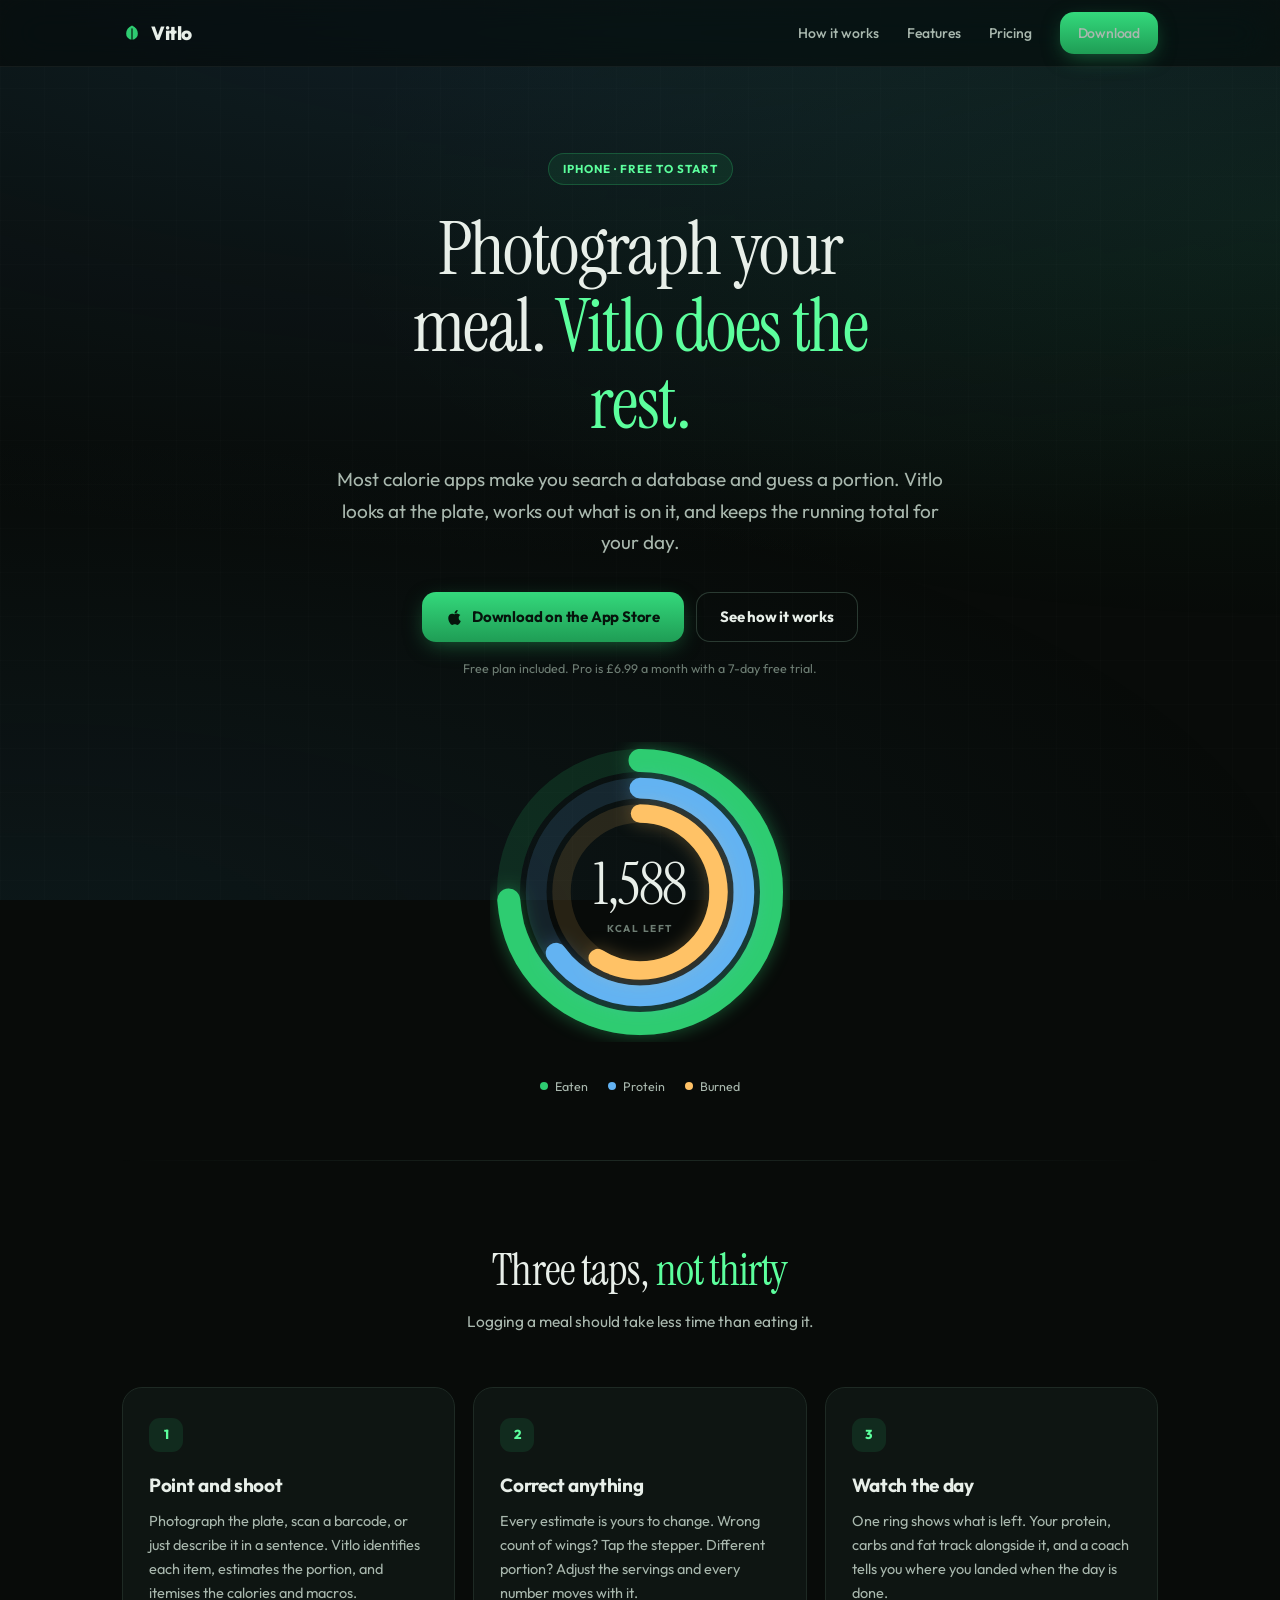
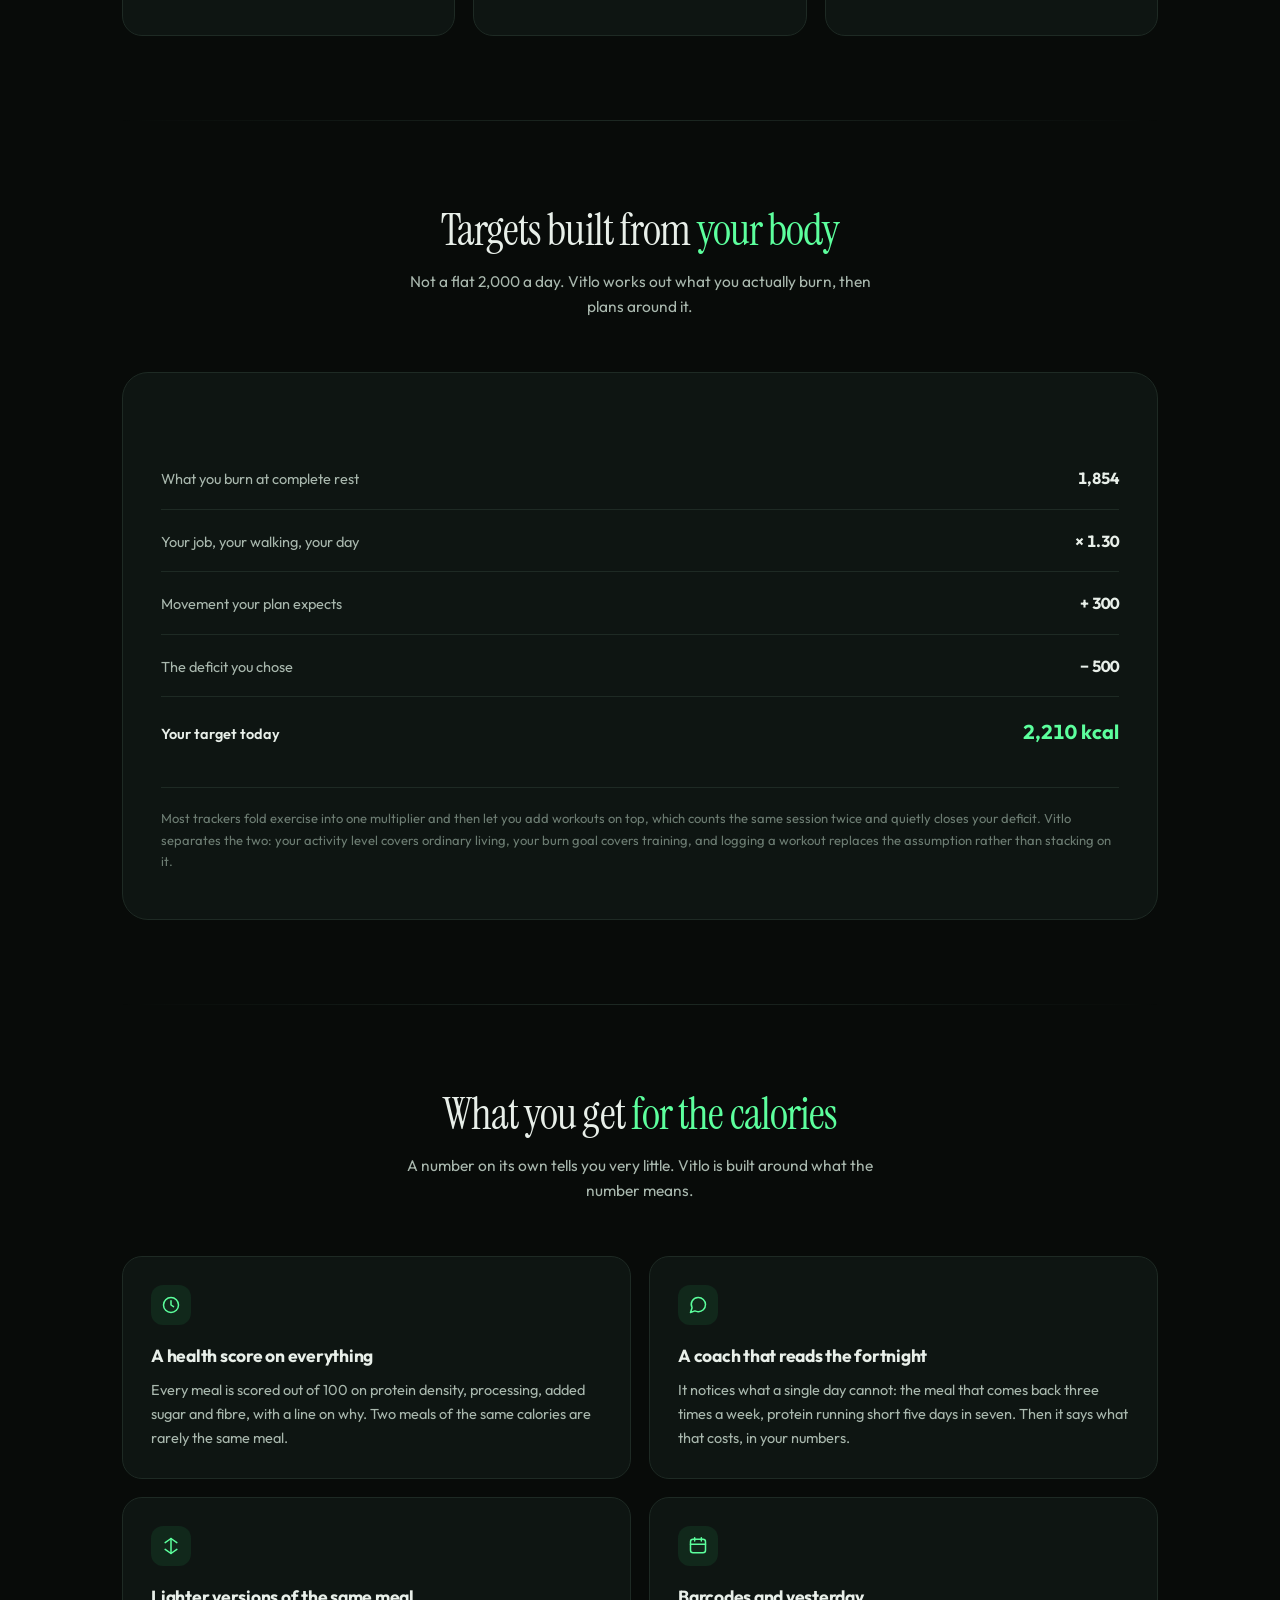
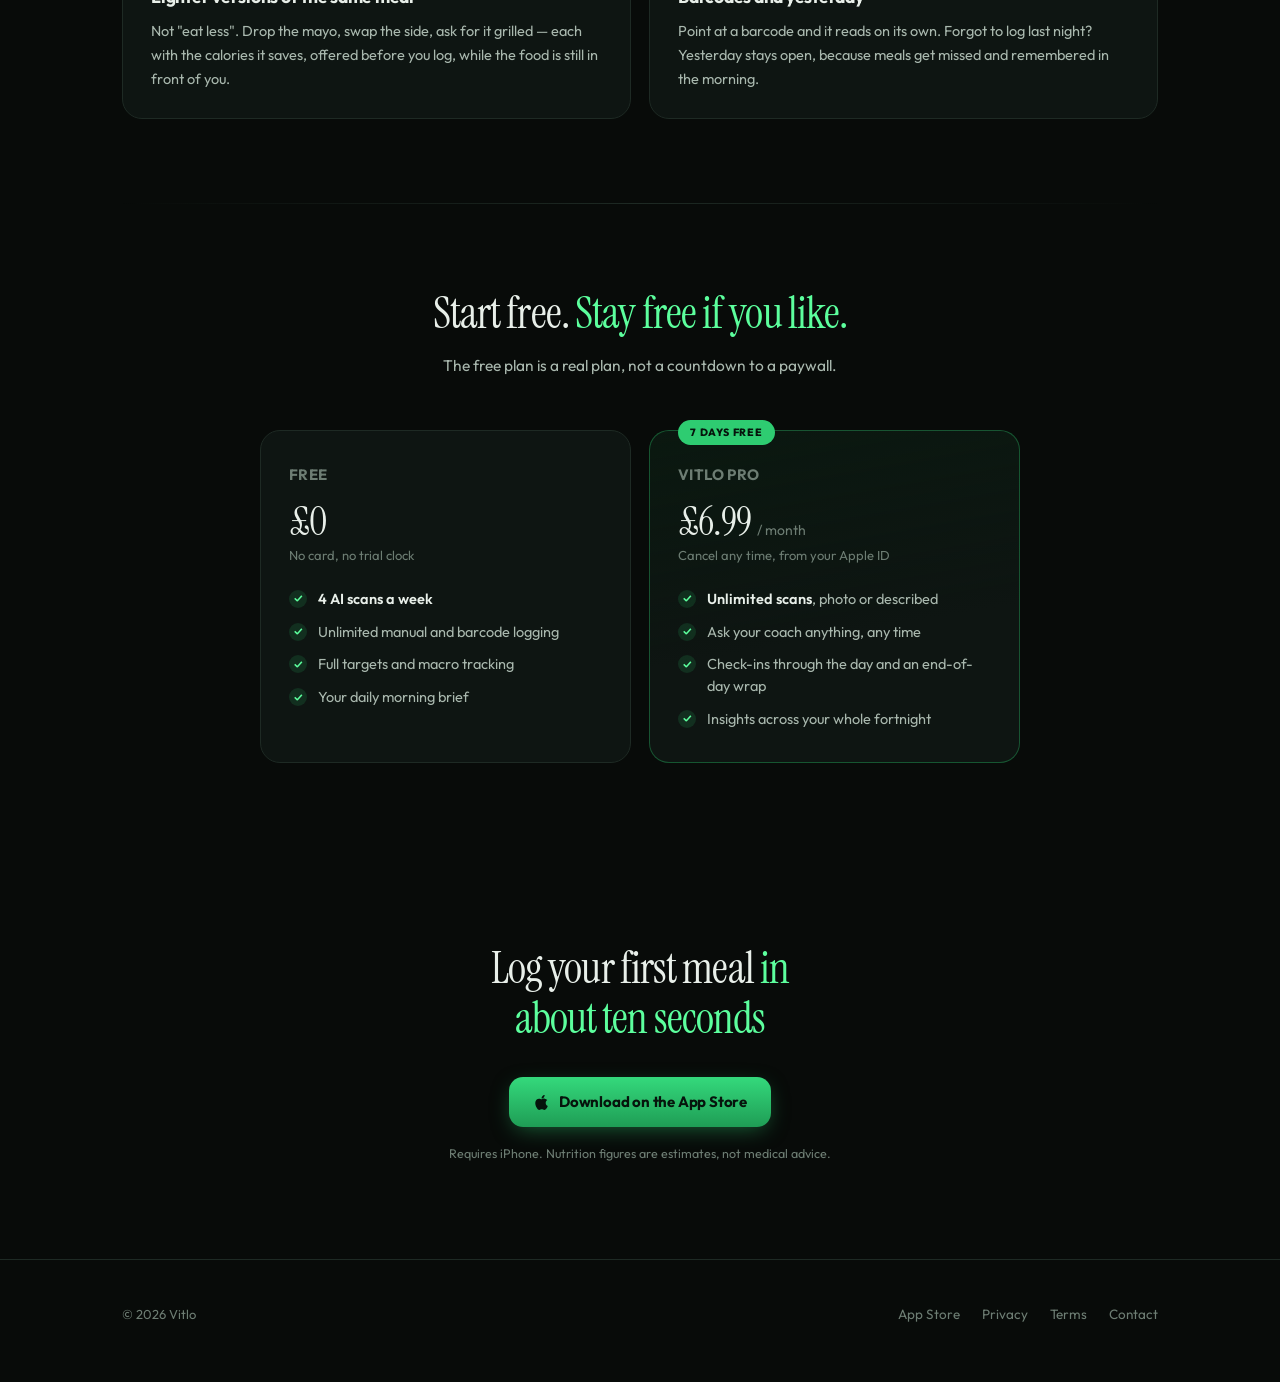
<file: index.html>
<!DOCTYPE html>
<html lang="en">
<head>
<meta charset="UTF-8">
<meta name="viewport" content="width=device-width,initial-scale=1,viewport-fit=cover">
<meta name="theme-color" content="#080b09">
<meta name="color-scheme" content="dark">
<title>Vitlo — calorie tracking that does the maths for you</title>
<meta name="description" content="Photograph your meal and Vitlo works out the calories and macros. Targets built from your body, a coach that reads your whole fortnight, and a health score on everything you eat.">

<meta property="og:title" content="Vitlo — calorie tracking that does the maths for you">
<meta property="og:description" content="Photograph your meal. Vitlo works out the rest.">
<meta property="og:type" content="website">

<link rel="preconnect" href="https://fonts.googleapis.com">
<link rel="preconnect" href="https://fonts.gstatic.com" crossorigin>
<link href="https://fonts.googleapis.com/css2?family=Instrument+Serif:ital@0;1&family=Outfit:wght@400;500;600;700;800&display=swap" rel="stylesheet">

<style>
  :root{
    --bg:#080b09;
    --s1:#0e1512; --s2:#131b17; --bd:#1e2a24; --bd2:#2a3a32;
    --tx:#e8efe9; --tx2:#a9b8ae; --tx3:#6d7d73;
    --grn:#2ecc71; --grn-lt:#5cff9d; --grn-dk:#1f9d55;
    --blu:#63b3f2; --amb:#ffc266;
    --gut:22px;
    --r:20px;
  }
  *{box-sizing:border-box;margin:0;padding:0}
  html{scroll-behavior:smooth;-webkit-text-size-adjust:100%}
  body{
    font-family:'Outfit',system-ui,-apple-system,sans-serif;
    background:var(--bg); color:var(--tx);
    line-height:1.6; overflow-x:hidden; position:relative;
    -webkit-font-smoothing:antialiased;
  }
  /* the same two light sources the app uses, so the site and the product feel
     like one thing rather than a product and its brochure */
  body::before{
    content:'';position:fixed;inset:0;z-index:0;pointer-events:none;
    background:
      radial-gradient(150% 82% at 50% -12%, rgba(44,102,132,.28), rgba(36,82,108,.13) 52%, transparent 90%),
      radial-gradient(120% 66% at 2% 104%, rgba(38,92,116,.16), transparent 84%),
      radial-gradient(96% 58% at 100% 24%, rgba(46,204,113,.085), transparent 78%);
  }
  body::after{
    content:'';position:fixed;inset:0;z-index:0;pointer-events:none;opacity:.5;
    background-image:
      linear-gradient(rgba(255,255,255,.022) 1px,transparent 1px),
      linear-gradient(90deg,rgba(255,255,255,.022) 1px,transparent 1px);
    background-size:44px 44px;
  }
  .wrap{position:relative;z-index:1;max-width:1080px;margin:0 auto;padding:0 var(--gut)}

  /* ── header ── */
  header{position:sticky;top:0;z-index:20;backdrop-filter:blur(20px) saturate(1.6);
    -webkit-backdrop-filter:blur(20px) saturate(1.6);
    background:rgba(8,11,9,.62);border-bottom:1px solid rgba(255,255,255,.055)}
  .nav{display:flex;align-items:center;justify-content:space-between;height:66px}
  .logo{display:flex;align-items:center;gap:9px;font-size:19px;font-weight:800;letter-spacing:-.4px}
  .logo svg{width:20px;height:20px}
  .nav-l{display:flex;align-items:center;gap:28px}
  .nav-l a{color:var(--tx2);text-decoration:none;font-size:14px;font-weight:500;transition:color .2s}
  .nav-l a:hover{color:var(--tx)}
  @media(max-width:720px){.nav-l a:not(.btn){display:none}}

  .btn{display:inline-flex;align-items:center;justify-content:center;gap:9px;
    padding:13px 24px;border-radius:14px;text-decoration:none;font-weight:700;font-size:15px;
    letter-spacing:-.2px;transition:transform .16s ease,box-shadow .2s ease;white-space:nowrap}
  .btn:active{transform:scale(.97)}
  .btn-g{background:linear-gradient(180deg,#34d97c,#1f9d55);color:#06140c;
    box-shadow:0 6px 22px -6px rgba(46,204,113,.5)}
  .btn-g:hover{box-shadow:0 10px 30px -8px rgba(46,204,113,.62)}
  .btn-sm{padding:10px 18px;font-size:14px}
  .btn-o{background:transparent;color:var(--tx);box-shadow:inset 0 0 0 1px var(--bd2)}
  .btn-o:hover{box-shadow:inset 0 0 0 1px var(--tx3)}

  /* ── hero ── */
  .hero{padding:86px 0 64px;text-align:center}
  .eyebrow{display:inline-flex;align-items:center;gap:8px;padding:6px 14px;border-radius:100px;
    background:rgba(46,204,113,.10);border:1px solid rgba(46,204,113,.26);
    font-size:11.5px;font-weight:700;letter-spacing:1px;text-transform:uppercase;color:var(--grn-lt)}
  h1{font-family:'Instrument Serif',serif;font-weight:400;
    font-size:clamp(42px,7.4vw,74px);line-height:1.04;letter-spacing:-1.6px;margin:26px auto 0;max-width:15ch}
  h1 em{font-style:normal;color:var(--grn-lt)}
  .sub{font-size:clamp(16px,2.2vw,19px);color:var(--tx2);max-width:52ch;margin:22px auto 0;line-height:1.65}
  .cta{display:flex;gap:12px;justify-content:center;margin-top:34px;flex-wrap:wrap}
  .cta-note{font-size:12.5px;color:var(--tx3);margin-top:16px}

  /* ── the ring ── */
  .ring-wrap{margin:64px auto 0;width:min(300px,76vw);aspect-ratio:1;position:relative}
  .ring-wrap svg{width:100%;height:100%;transform:rotate(-90deg)}
  .ring-wrap circle{fill:none;stroke-linecap:round}
  .trk-c{stroke:rgba(46,204,113,.14)} .trk-p{stroke:rgba(99,179,242,.14)} .trk-f{stroke:rgba(255,194,102,.13)}
  .arc{stroke-dasharray:var(--len);stroke-dashoffset:var(--len);
    animation:draw 1.5s cubic-bezier(.22,1,.36,1) .25s forwards}
  .arc-c{stroke:var(--grn);--len:716;filter:drop-shadow(0 0 8px rgba(46,204,113,.4))}
  .arc-p{stroke:var(--blu);--len:565;filter:drop-shadow(0 0 8px rgba(99,179,242,.34))}
  .arc-f{stroke:var(--amb);--len:427;filter:drop-shadow(0 0 8px rgba(255,194,102,.3))}
  @keyframes draw{to{stroke-dashoffset:var(--to)}}
  .ring-c{position:absolute;inset:0;display:flex;flex-direction:column;align-items:center;justify-content:center}
  .ring-n{font-family:'Instrument Serif',serif;font-size:clamp(40px,9vw,58px);line-height:1;letter-spacing:-1.4px}
  .ring-l{font-size:10px;font-weight:700;letter-spacing:1.5px;color:var(--tx3);margin-top:7px;text-transform:uppercase}
  .legend{display:flex;gap:20px;justify-content:center;margin-top:26px;flex-wrap:wrap}
  .lg{display:flex;align-items:center;gap:7px;font-size:12.5px;color:var(--tx2)}
  .lg i{width:8px;height:8px;border-radius:50%;display:block}

  /* ── sections ── */
  section{padding:84px 0;position:relative}
  .sec-h{text-align:center;max-width:44ch;margin:0 auto 52px}
  h2{font-family:'Instrument Serif',serif;font-weight:400;
    font-size:clamp(30px,4.6vw,44px);line-height:1.14;letter-spacing:-.9px}
  h2 em{font-style:normal;color:var(--grn-lt)}
  .sec-s{font-size:15.5px;color:var(--tx2);margin-top:14px;line-height:1.65}
  .rule{height:1px;background:linear-gradient(90deg,transparent,var(--bd),transparent)}

  /* ── steps ── */
  .steps{display:grid;gap:18px;grid-template-columns:repeat(3,1fr)}
  @media(max-width:820px){.steps{grid-template-columns:1fr}}
  .step{padding:30px 26px;border-radius:var(--r);background:var(--s1);border:1px solid var(--bd);
    transition:border-color .25s ease,transform .25s ease}
  .step:hover{border-color:rgba(46,204,113,.3);transform:translateY(-3px)}
  .step-n{width:34px;height:34px;border-radius:11px;display:flex;align-items:center;justify-content:center;
    background:rgba(46,204,113,.12);color:var(--grn-lt);font-size:13px;font-weight:800;margin-bottom:18px}
  .step h3{font-size:19px;font-weight:700;letter-spacing:-.3px;margin-bottom:9px}
  .step p{font-size:14.5px;color:var(--tx2);line-height:1.65}

  /* ── features ── */
  .feats{display:grid;gap:18px;grid-template-columns:repeat(2,1fr)}
  @media(max-width:820px){.feats{grid-template-columns:1fr}}
  .feat{padding:28px;border-radius:var(--r);background:var(--s1);border:1px solid var(--bd)}
  .feat-ic{width:40px;height:40px;border-radius:12px;display:flex;align-items:center;justify-content:center;
    background:rgba(46,204,113,.1);margin-bottom:17px}
  .feat-ic svg{width:20px;height:20px;stroke:var(--grn-lt);fill:none;stroke-width:1.8;
    stroke-linecap:round;stroke-linejoin:round}
  .feat h3{font-size:17.5px;font-weight:700;letter-spacing:-.25px;margin-bottom:8px}
  .feat p{font-size:14.5px;color:var(--tx2);line-height:1.65}

  /* ── the maths, the bit competitors skip ── */
  .maths{background:var(--s1);border:1px solid var(--bd);border-radius:26px;padding:46px 38px}
  @media(max-width:620px){.maths{padding:34px 24px}}
  .maths-rows{display:grid;gap:2px;margin-top:30px}
  .mr{display:flex;align-items:baseline;justify-content:space-between;gap:16px;padding:17px 0;
    border-bottom:1px solid var(--bd)}
  .mr:last-child{border-bottom:0}
  .mr-l{font-size:14.5px;color:var(--tx2)}
  .mr-v{font-size:16px;font-weight:700;font-variant-numeric:tabular-nums;white-space:nowrap}
  .mr.total .mr-l{color:var(--tx);font-weight:600}
  .mr.total .mr-v{color:var(--grn-lt);font-size:20px}
  .maths-note{font-size:13px;color:var(--tx3);line-height:1.65;margin-top:22px;
    padding-top:20px;border-top:1px solid var(--bd)}

  /* ── pricing ── */
  .plans{display:grid;gap:18px;grid-template-columns:repeat(2,1fr);max-width:760px;margin:0 auto}
  @media(max-width:720px){.plans{grid-template-columns:1fr}}
  .plan{padding:32px 28px;border-radius:var(--r);background:var(--s1);border:1px solid var(--bd);position:relative}
  .plan.pro{border-color:rgba(46,204,113,.34);
    background:linear-gradient(170deg,rgba(46,204,113,.07),var(--s1) 60%)}
  .plan-tag{position:absolute;top:-11px;left:28px;padding:4px 12px;border-radius:100px;
    background:var(--grn);color:#06140c;font-size:10.5px;font-weight:800;letter-spacing:.8px;text-transform:uppercase}
  .plan h3{font-size:15px;font-weight:700;letter-spacing:.4px;text-transform:uppercase;color:var(--tx3)}
  .plan-p{font-family:'Instrument Serif',serif;font-size:40px;line-height:1;margin:14px 0 4px;letter-spacing:-1px}
  .plan-p span{font-family:'Outfit',sans-serif;font-size:14px;color:var(--tx3);letter-spacing:0}
  .plan-s{font-size:13px;color:var(--tx3);margin-bottom:22px}
  .plan ul{list-style:none;display:grid;gap:11px}
  .plan li{display:flex;gap:11px;font-size:14.5px;color:var(--tx2);line-height:1.5}
  .plan li b{color:var(--tx);font-weight:600}
  .tick{width:18px;height:18px;border-radius:50%;flex-shrink:0;margin-top:2px;
    background:rgba(46,204,113,.14);color:var(--grn-lt);
    display:flex;align-items:center;justify-content:center;font-size:10px;font-weight:800}

  /* ── closing ── */
  .close-cta{text-align:center;padding:96px 0}
  .close-cta h2{max-width:18ch;margin:0 auto}

  footer{border-top:1px solid var(--bd);padding:44px 0 56px}
  .foot{display:flex;align-items:center;justify-content:space-between;gap:20px;flex-wrap:wrap}
  .foot-l{display:flex;gap:22px;flex-wrap:wrap}
  .foot a{color:var(--tx3);text-decoration:none;font-size:13.5px;transition:color .2s}
  .foot a:hover{color:var(--tx2)}
  .foot-c{font-size:13px;color:var(--tx3)}

  .reveal{opacity:0;transform:translateY(16px);transition:opacity .7s ease,transform .7s cubic-bezier(.22,1,.36,1)}
  .reveal.in{opacity:1;transform:none}
  @media (prefers-reduced-motion:reduce){
    .reveal{opacity:1;transform:none;transition:none}
    .arc{animation:none;stroke-dashoffset:var(--to)}
    html{scroll-behavior:auto}
  }
</style>
</head>
<body>

<header>
  <div class="wrap nav">
    <div class="logo">
      <svg viewBox="0 0 24 24" fill="none"><path d="M12 3c-4.5 2-7 5.5-7 9.5A7 7 0 0 0 12 20a7 7 0 0 0 7-7.5c0-4-2.5-7.5-7-9.5z" fill="#2ecc71"/><path d="M12 20V7" stroke="#06140c" stroke-width="1.4" stroke-linecap="round"/></svg>
      Vitlo
    </div>
    <nav class="nav-l">
      <a href="#how">How it works</a>
      <a href="#features">Features</a>
      <a href="#pricing">Pricing</a>
      <a class="btn btn-g btn-sm" href="https://apps.apple.com/app/id6796824442">Download</a>
    </nav>
  </div>
</header>

<div class="wrap">

  <div class="hero">
    <div class="eyebrow">iPhone · Free to start</div>
    <h1>Photograph your meal. <em>Vitlo does the rest.</em></h1>
    <p class="sub">Most calorie apps make you search a database and guess a portion. Vitlo looks at the plate, works out what is on it, and keeps the running total for your day.</p>
    <div class="cta">
      <a class="btn btn-g" href="https://apps.apple.com/app/id6796824442">
        <svg width="17" height="17" viewBox="0 0 384 512" fill="currentColor"><path d="M318.7 268.7c-.2-36.7 16.4-64.4 50-84.8-18.8-26.9-47.2-41.7-84.7-44.6-35.5-2.8-74.3 20.7-88.5 20.7-15 0-49.4-19.7-76.4-19.7C63.3 141.2 4 184.8 4 273.5q0 39.3 14.4 81.2c12.8 36.7 59 126.7 107.2 125.2 25.2-.6 43-17.9 75.8-17.9 31.8 0 48.3 17.9 76.4 17.9 48.6-.7 90.4-82.5 102.6-119.3-65.2-30.7-61.7-90-61.7-91.9zm-56.6-164.2c27.3-32.4 24.8-61.9 24-72.5-24.1 1.4-52 16.4-67.9 34.9-17.5 19.8-27.8 44.3-25.6 71.9 26.1 2 49.9-11.4 69.5-34.3z"/></svg>
        Download on the App Store
      </a>
      <a class="btn btn-o" href="#how">See how it works</a>
    </div>
    <p class="cta-note">Free plan included. Pro is £6.99 a month with a 7-day free trial.</p>

    <div class="ring-wrap reveal">
      <svg viewBox="0 0 260 260" aria-hidden="true">
        <circle class="trk-c" cx="130" cy="130" r="114" stroke-width="20"/>
        <circle class="trk-p" cx="130" cy="130" r="90"  stroke-width="18"/>
        <circle class="trk-f" cx="130" cy="130" r="68"  stroke-width="16"/>
        <circle class="arc arc-c" cx="130" cy="130" r="114" stroke-width="20" style="--to:186"/>
        <circle class="arc arc-p" cx="130" cy="130" r="90"  stroke-width="18" style="--to:198"/>
        <circle class="arc arc-f" cx="130" cy="130" r="68"  stroke-width="16" style="--to:175"/>
      </svg>
      <div class="ring-c">
        <div class="ring-n">1,588</div>
        <div class="ring-l">kcal left</div>
      </div>
    </div>
    <div class="legend reveal">
      <div class="lg"><i style="background:#2ecc71"></i> Eaten</div>
      <div class="lg"><i style="background:#63b3f2"></i> Protein</div>
      <div class="lg"><i style="background:#ffc266"></i> Burned</div>
    </div>
  </div>

  <div class="rule"></div>

  <section id="how">
    <div class="sec-h reveal">
      <h2>Three taps, <em>not thirty</em></h2>
      <p class="sec-s">Logging a meal should take less time than eating it.</p>
    </div>
    <div class="steps">
      <div class="step reveal">
        <div class="step-n">1</div>
        <h3>Point and shoot</h3>
        <p>Photograph the plate, scan a barcode, or just describe it in a sentence. Vitlo identifies each item, estimates the portion, and itemises the calories and macros.</p>
      </div>
      <div class="step reveal">
        <div class="step-n">2</div>
        <h3>Correct anything</h3>
        <p>Every estimate is yours to change. Wrong count of wings? Tap the stepper. Different portion? Adjust the servings and every number moves with it.</p>
      </div>
      <div class="step reveal">
        <div class="step-n">3</div>
        <h3>Watch the day</h3>
        <p>One ring shows what is left. Your protein, carbs and fat track alongside it, and a coach tells you where you landed when the day is done.</p>
      </div>
    </div>
  </section>

  <div class="rule"></div>

  <section>
    <div class="sec-h reveal">
      <h2>Targets built from <em>your body</em></h2>
      <p class="sec-s">Not a flat 2,000 a day. Vitlo works out what you actually burn, then plans around it.</p>
    </div>
    <div class="maths reveal">
      <div class="maths-rows">
        <div class="mr"><span class="mr-l">What you burn at complete rest</span><span class="mr-v">1,854</span></div>
        <div class="mr"><span class="mr-l">Your job, your walking, your day</span><span class="mr-v">× 1.30</span></div>
        <div class="mr"><span class="mr-l">Movement your plan expects</span><span class="mr-v">+ 300</span></div>
        <div class="mr"><span class="mr-l">The deficit you chose</span><span class="mr-v">− 500</span></div>
        <div class="mr total"><span class="mr-l">Your target today</span><span class="mr-v">2,210 kcal</span></div>
      </div>
      <p class="maths-note">Most trackers fold exercise into one multiplier and then let you add workouts on top, which counts the same session twice and quietly closes your deficit. Vitlo separates the two: your activity level covers ordinary living, your burn goal covers training, and logging a workout replaces the assumption rather than stacking on it.</p>
    </div>
  </section>

  <div class="rule"></div>

  <section id="features">
    <div class="sec-h reveal">
      <h2>What you get <em>for the calories</em></h2>
      <p class="sec-s">A number on its own tells you very little. Vitlo is built around what the number means.</p>
    </div>
    <div class="feats">
      <div class="feat reveal">
        <div class="feat-ic"><svg viewBox="0 0 24 24"><circle cx="12" cy="12" r="9"/><path d="M12 7v5l3 2"/></svg></div>
        <h3>A health score on everything</h3>
        <p>Every meal is scored out of 100 on protein density, processing, added sugar and fibre, with a line on why. Two meals of the same calories are rarely the same meal.</p>
      </div>
      <div class="feat reveal">
        <div class="feat-ic"><svg viewBox="0 0 24 24"><path d="M21 11.5a8.4 8.4 0 0 1-9 8.5 8.4 8.4 0 0 1-3.8-.9L3 21l1.9-5.7A8.4 8.4 0 0 1 12 3a8.5 8.5 0 0 1 9 8.5z"/></svg></div>
        <h3>A coach that reads the fortnight</h3>
        <p>It notices what a single day cannot: the meal that comes back three times a week, protein running short five days in seven. Then it says what that costs, in your numbers.</p>
      </div>
      <div class="feat reveal">
        <div class="feat-ic"><svg viewBox="0 0 24 24"><path d="M12 3v18"/><path d="M5 8l7-5 7 5"/><path d="M5 16l7 5 7-5"/></svg></div>
        <h3>Lighter versions of the same meal</h3>
        <p>Not "eat less". Drop the mayo, swap the side, ask for it grilled — each with the calories it saves, offered before you log, while the food is still in front of you.</p>
      </div>
      <div class="feat reveal">
        <div class="feat-ic"><svg viewBox="0 0 24 24"><rect x="3" y="4" width="18" height="16" rx="3"/><path d="M8 2v4M16 2v4M3 10h18"/></svg></div>
        <h3>Barcodes and yesterday</h3>
        <p>Point at a barcode and it reads on its own. Forgot to log last night? Yesterday stays open, because meals get missed and remembered in the morning.</p>
      </div>
    </div>
  </section>

  <div class="rule"></div>

  <section id="pricing">
    <div class="sec-h reveal">
      <h2>Start free. <em>Stay free if you like.</em></h2>
      <p class="sec-s">The free plan is a real plan, not a countdown to a paywall.</p>
    </div>
    <div class="plans">
      <div class="plan reveal">
        <h3>Free</h3>
        <div class="plan-p">£0</div>
        <div class="plan-s">No card, no trial clock</div>
        <ul>
          <li><span class="tick">✓</span><span><b>4 AI scans a week</b></span></li>
          <li><span class="tick">✓</span><span>Unlimited manual and barcode logging</span></li>
          <li><span class="tick">✓</span><span>Full targets and macro tracking</span></li>
          <li><span class="tick">✓</span><span>Your daily morning brief</span></li>
        </ul>
      </div>
      <div class="plan pro reveal">
        <div class="plan-tag">7 days free</div>
        <h3>Vitlo Pro</h3>
        <div class="plan-p">£6.99 <span>/ month</span></div>
        <div class="plan-s">Cancel any time, from your Apple ID</div>
        <ul>
          <li><span class="tick">✓</span><span><b>Unlimited scans</b>, photo or described</span></li>
          <li><span class="tick">✓</span><span>Ask your coach anything, any time</span></li>
          <li><span class="tick">✓</span><span>Check-ins through the day and an end-of-day wrap</span></li>
          <li><span class="tick">✓</span><span>Insights across your whole fortnight</span></li>
        </ul>
      </div>
    </div>
  </section>

  <div class="close-cta">
    <h2 class="reveal">Log your first meal <em>in about ten seconds</em></h2>
    <div class="cta reveal">
      <a class="btn btn-g" href="https://apps.apple.com/app/id6796824442">
        <svg width="17" height="17" viewBox="0 0 384 512" fill="currentColor"><path d="M318.7 268.7c-.2-36.7 16.4-64.4 50-84.8-18.8-26.9-47.2-41.7-84.7-44.6-35.5-2.8-74.3 20.7-88.5 20.7-15 0-49.4-19.7-76.4-19.7C63.3 141.2 4 184.8 4 273.5q0 39.3 14.4 81.2c12.8 36.7 59 126.7 107.2 125.2 25.2-.6 43-17.9 75.8-17.9 31.8 0 48.3 17.9 76.4 17.9 48.6-.7 90.4-82.5 102.6-119.3-65.2-30.7-61.7-90-61.7-91.9zm-56.6-164.2c27.3-32.4 24.8-61.9 24-72.5-24.1 1.4-52 16.4-67.9 34.9-17.5 19.8-27.8 44.3-25.6 71.9 26.1 2 49.9-11.4 69.5-34.3z"/></svg>
        Download on the App Store
      </a>
    </div>
    <p class="cta-note reveal">Requires iPhone. Nutrition figures are estimates, not medical advice.</p>
  </div>

</div>

<footer>
  <div class="wrap foot">
    <div class="foot-c">© <span id="yr">2026</span> Vitlo</div>
    <div class="foot-l">
      <a href="https://apps.apple.com/app/id6796824442">App Store</a>
      <a href="privacy.html">Privacy</a>
      <a href="terms.html">Terms</a>
      <a href="mailto:info@vitloapp.com">Contact</a>
    </div>
  </div>
</footer>

<script>
  document.getElementById('yr').textContent = new Date().getFullYear();

  /* Reveal on scroll, with the observer disconnecting once everything has been
     seen so nothing keeps running behind a page that has finished animating. */
  (function(){
    var items = document.querySelectorAll('.reveal');
    if (!('IntersectionObserver' in window)) {
      items.forEach(function(el){ el.classList.add('in'); });
      return;
    }
    var left = items.length;
    var io = new IntersectionObserver(function(entries){
      entries.forEach(function(e){
        if (!e.isIntersecting) return;
        e.target.classList.add('in');
        io.unobserve(e.target);
        if (--left <= 0) io.disconnect();
      });
    }, { rootMargin: '0px 0px -8% 0px', threshold: 0.08 });
    items.forEach(function(el, i){
      el.style.transitionDelay = (Math.min(i, 4) * 60) + 'ms';
      io.observe(el);
    });
  })();
</script>
</body>
</html>
</file>
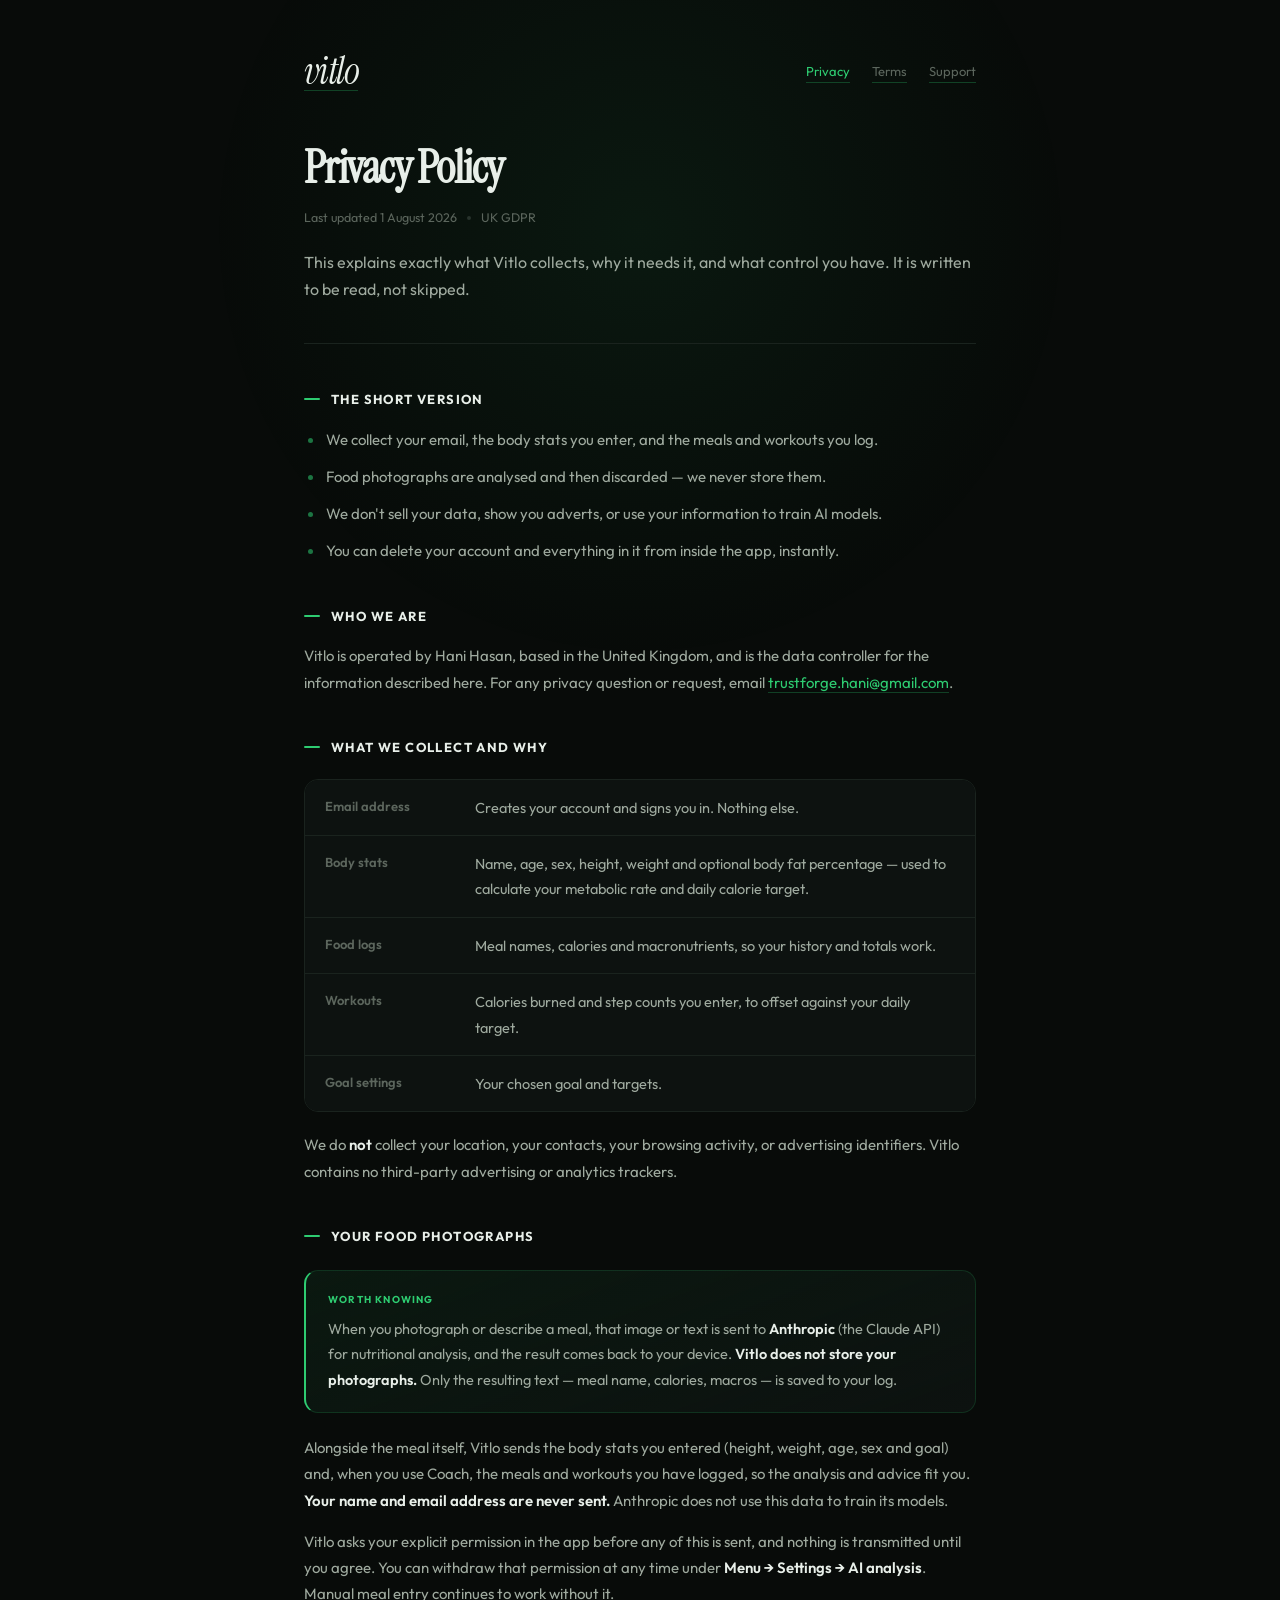
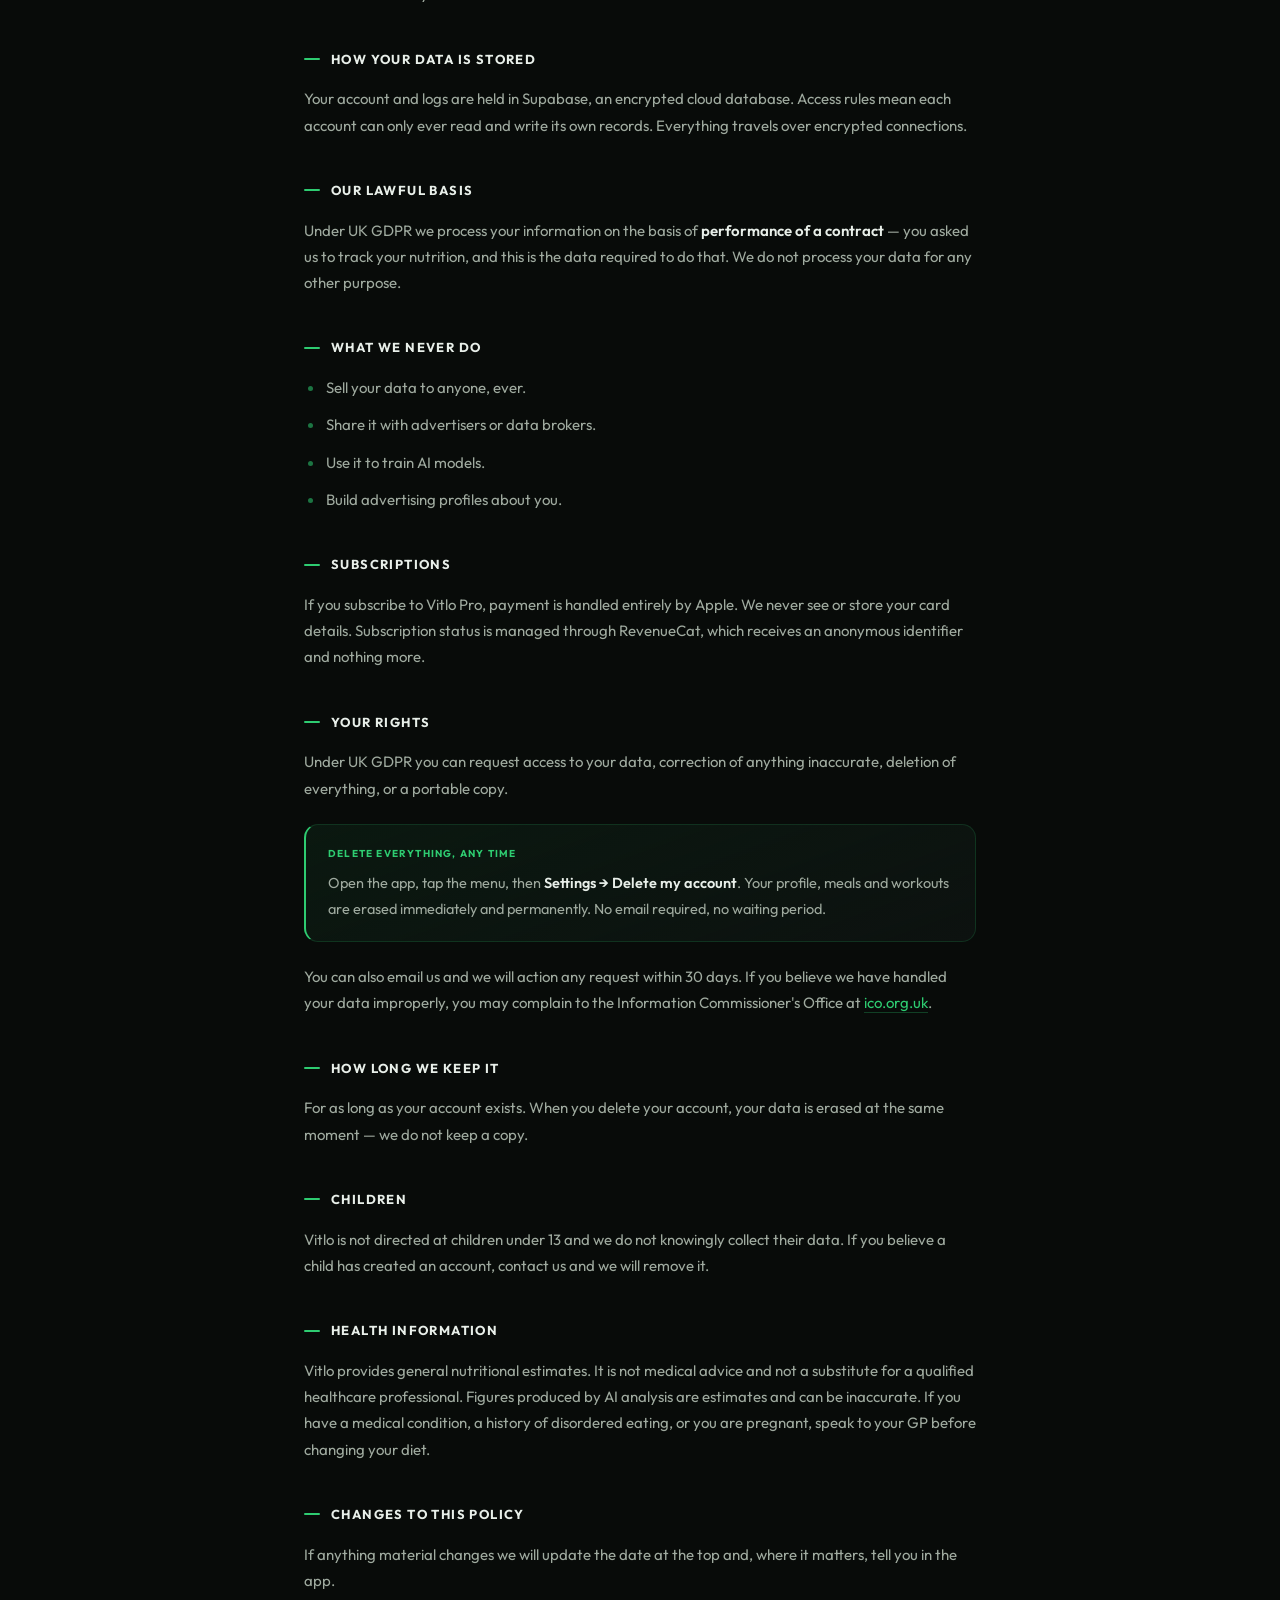
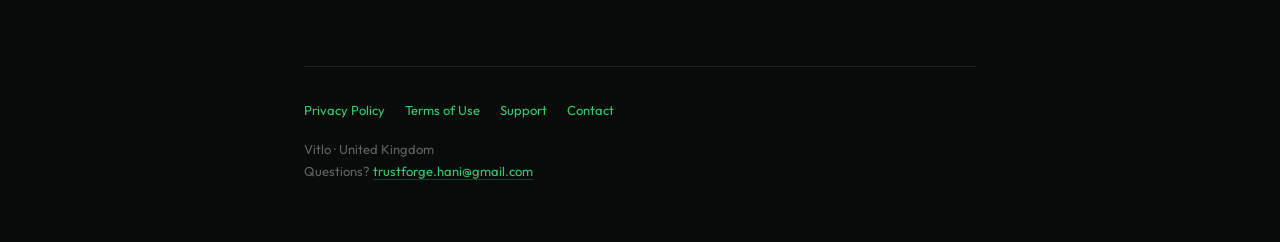
<file: privacy.html>
<!DOCTYPE html><html lang="en-GB"><head>
<meta charset="UTF-8">
<meta name="viewport" content="width=device-width,initial-scale=1">
<meta name="theme-color" content="#080b09">
<link rel="preconnect" href="https://fonts.googleapis.com">
<link rel="preconnect" href="https://fonts.gstatic.com" crossorigin>
<link href="https://fonts.googleapis.com/css2?family=Outfit:wght@400;500;600;700&family=Instrument+Serif:ital@0;1&display=swap" rel="stylesheet">
<link rel="stylesheet" href="_style.css">
<title>Privacy Policy &mdash; Vitlo</title></head><body><div class="wrap">
<header><div class="brand"><a href="https://getvitlo.github.io/Vitlo/" class="logo">vitlo</a><nav><a href="privacy.html" aria-current="page">Privacy</a><a href="terms.html">Terms</a><a href="support.html">Support</a></nav></div></header>
<div class="title">
  <h1>Privacy Policy</h1>
  <div class="meta"><span>Last updated 1 August 2026</span><span class="dot"></span><span>UK GDPR</span></div>
  <p class="lede">This explains exactly what Vitlo collects, why it needs it, and what control you have. It is written to be read, not skipped.</p>
</div>

<section><h2>The short version</h2>
<ul>
<li>We collect your email, the body stats you enter, and the meals and workouts you log.</li>
<li>Food photographs are analysed and then discarded &mdash; we never store them.</li>
<li>We don't sell your data, show you adverts, or use your information to train AI models.</li>
<li>You can delete your account and everything in it from inside the app, instantly.</li>
</ul></section>

<section><h2>Who we are</h2>
<p>Vitlo is operated by Hani Hasan, based in the United Kingdom, and is the data controller for the information described here. For any privacy question or request, email <a href="mailto:trustforge.hani@gmail.com">trustforge.hani@gmail.com</a>.</p></section>

<section><h2>What we collect and why</h2>
<div class="rows">
<div class="row"><div class="row-k">Email address</div><div class="row-v">Creates your account and signs you in. Nothing else.</div></div>
<div class="row"><div class="row-k">Body stats</div><div class="row-v">Name, age, sex, height, weight and optional body fat percentage &mdash; used to calculate your metabolic rate and daily calorie target.</div></div>
<div class="row"><div class="row-k">Food logs</div><div class="row-v">Meal names, calories and macronutrients, so your history and totals work.</div></div>
<div class="row"><div class="row-k">Workouts</div><div class="row-v">Calories burned and step counts you enter, to offset against your daily target.</div></div>
<div class="row"><div class="row-k">Goal settings</div><div class="row-v">Your chosen goal and targets.</div></div>
</div>
<p>We do <strong>not</strong> collect your location, your contacts, your browsing activity, or advertising identifiers. Vitlo contains no third-party advertising or analytics trackers.</p></section>

<section><h2>Your food photographs</h2>
<div class="note"><div class="note-l">WORTH KNOWING</div>
<p>When you photograph or describe a meal, that image or text is sent to <strong>Anthropic</strong> (the Claude API) for nutritional analysis, and the result comes back to your device. <strong>Vitlo does not store your photographs.</strong> Only the resulting text &mdash; meal name, calories, macros &mdash; is saved to your log.</p></div>
<p>Alongside the meal itself, Vitlo sends the body stats you entered (height, weight, age, sex and goal) and, when you use Coach, the meals and workouts you have logged, so the analysis and advice fit you. <strong>Your name and email address are never sent.</strong> Anthropic does not use this data to train its models.</p>
<p>Vitlo asks your explicit permission in the app before any of this is sent, and nothing is transmitted until you agree. You can withdraw that permission at any time under <strong>Menu &rarr; Settings &rarr; AI analysis</strong>. Manual meal entry continues to work without it.</p></section>

<section><h2>How your data is stored</h2>
<p>Your account and logs are held in Supabase, an encrypted cloud database. Access rules mean each account can only ever read and write its own records. Everything travels over encrypted connections.</p></section>

<section><h2>Our lawful basis</h2>
<p>Under UK GDPR we process your information on the basis of <strong>performance of a contract</strong> &mdash; you asked us to track your nutrition, and this is the data required to do that. We do not process your data for any other purpose.</p></section>

<section><h2>What we never do</h2>
<ul>
<li>Sell your data to anyone, ever.</li>
<li>Share it with advertisers or data brokers.</li>
<li>Use it to train AI models.</li>
<li>Build advertising profiles about you.</li>
</ul></section>

<section><h2>Subscriptions</h2>
<p>If you subscribe to Vitlo Pro, payment is handled entirely by Apple. We never see or store your card details. Subscription status is managed through RevenueCat, which receives an anonymous identifier and nothing more.</p></section>

<section><h2>Your rights</h2>
<p>Under UK GDPR you can request access to your data, correction of anything inaccurate, deletion of everything, or a portable copy.</p>
<div class="note"><div class="note-l">DELETE EVERYTHING, ANY TIME</div>
<p>Open the app, tap the menu, then <strong>Settings &rarr; Delete my account</strong>. Your profile, meals and workouts are erased immediately and permanently. No email required, no waiting period.</p></div>
<p>You can also email us and we will action any request within 30 days. If you believe we have handled your data improperly, you may complain to the Information Commissioner's Office at <a href="https://ico.org.uk" target="_blank" rel="noopener">ico.org.uk</a>.</p></section>

<section><h2>How long we keep it</h2>
<p>For as long as your account exists. When you delete your account, your data is erased at the same moment &mdash; we do not keep a copy.</p></section>

<section><h2>Children</h2>
<p>Vitlo is not directed at children under 13 and we do not knowingly collect their data. If you believe a child has created an account, contact us and we will remove it.</p></section>

<section><h2>Health information</h2>
<p>Vitlo provides general nutritional estimates. It is not medical advice and not a substitute for a qualified healthcare professional. Figures produced by AI analysis are estimates and can be inaccurate. If you have a medical condition, a history of disordered eating, or you are pregnant, speak to your GP before changing your diet.</p></section>

<section><h2>Changes to this policy</h2>
<p>If anything material changes we will update the date at the top and, where it matters, tell you in the app.</p></section>
<footer><div class="f-links"><a href="privacy.html">Privacy Policy</a><a href="terms.html">Terms of Use</a><a href="support.html">Support</a><a href="mailto:trustforge.hani@gmail.com">Contact</a></div><div class="f-meta">Vitlo &middot; United Kingdom<br>Questions? <a href="mailto:trustforge.hani@gmail.com">trustforge.hani@gmail.com</a></div></footer></div></body></html>
</file>
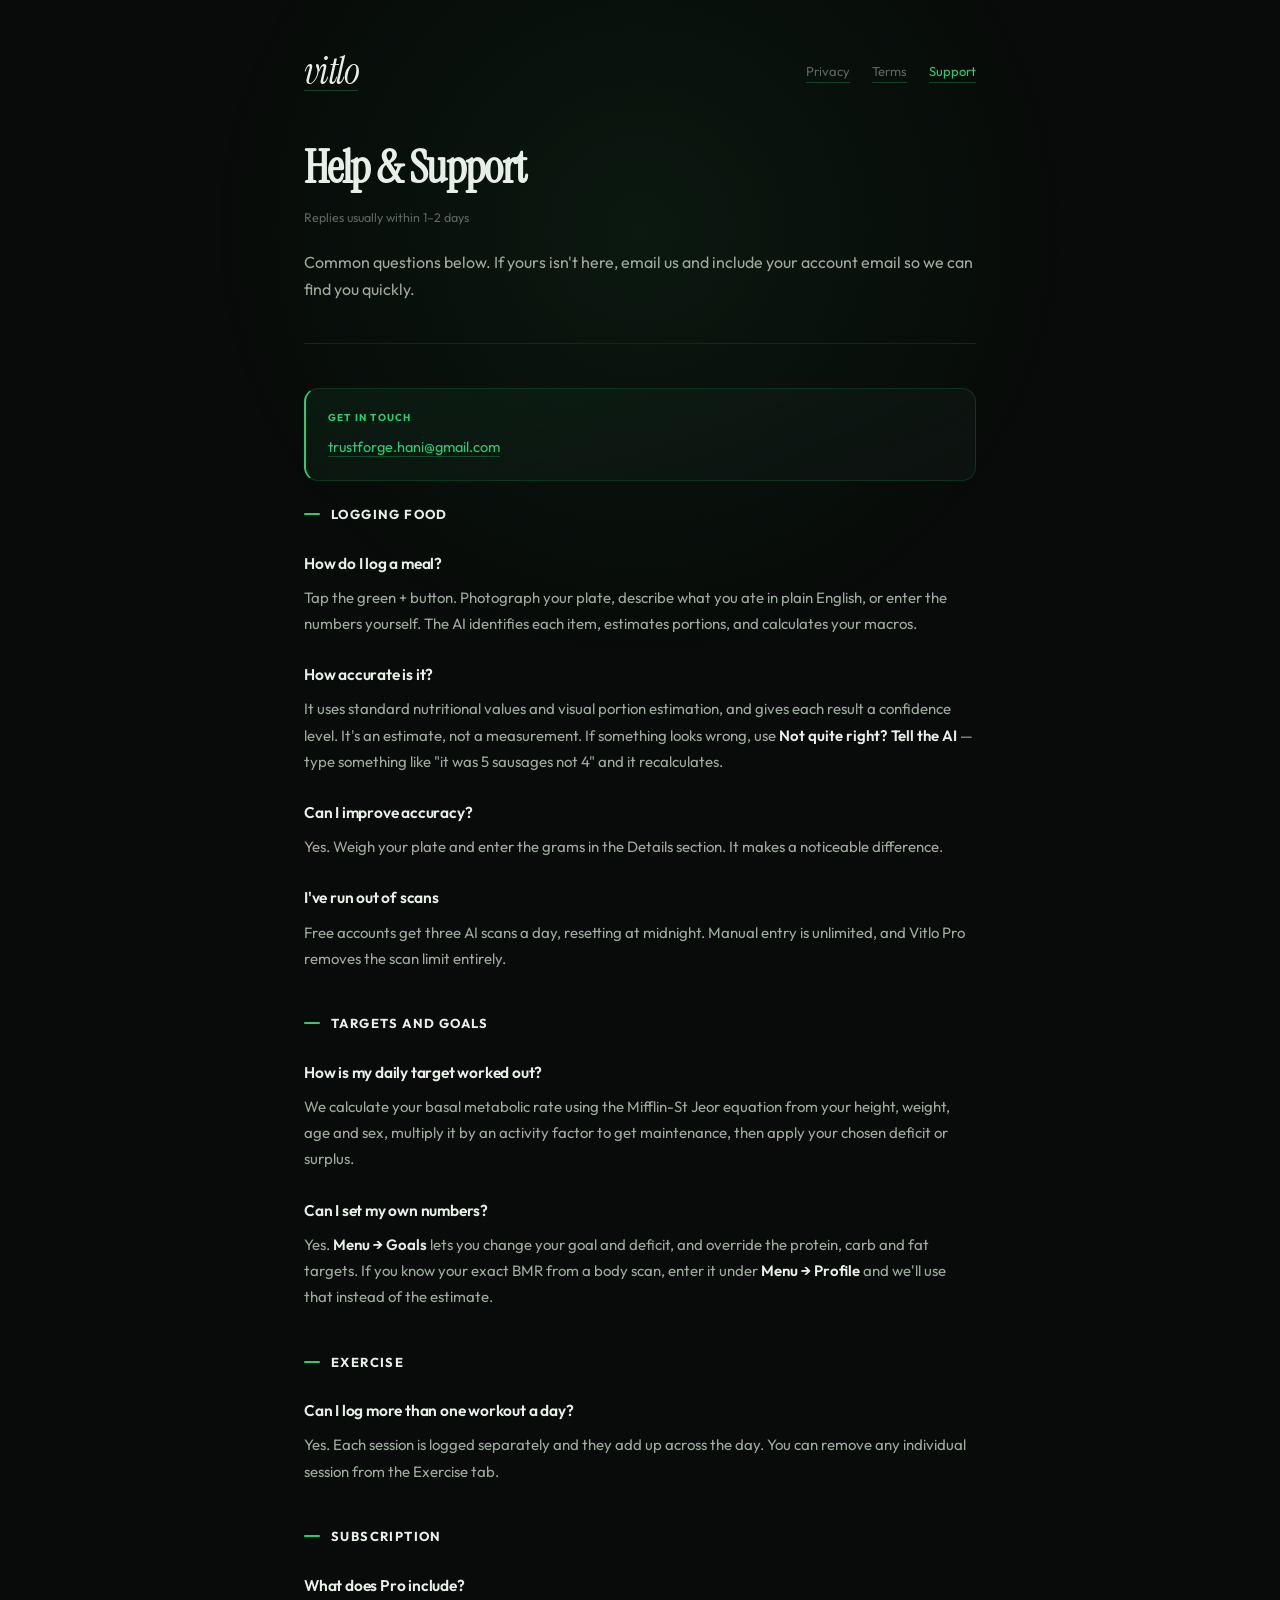
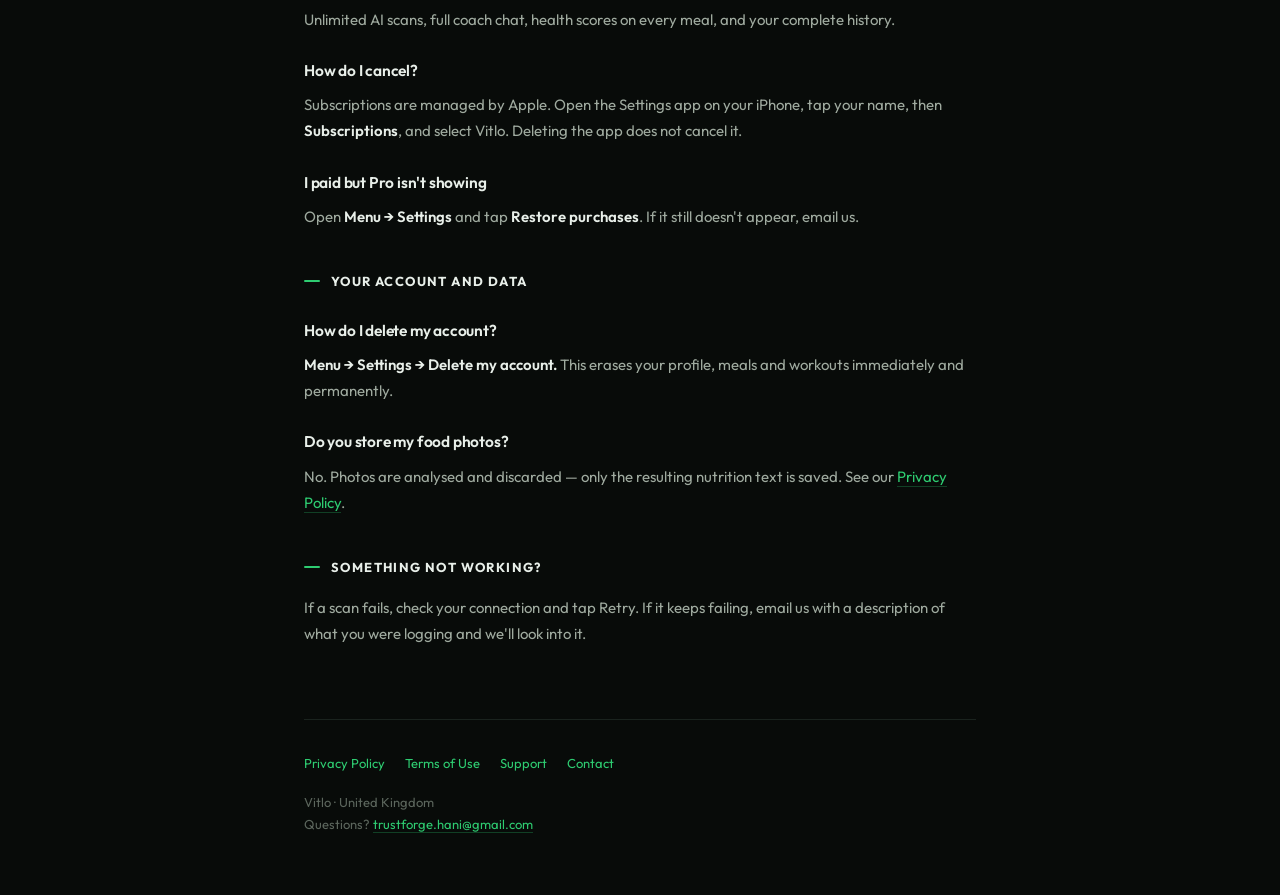
<file: support.html>
<!DOCTYPE html><html lang="en-GB"><head>
<meta charset="UTF-8">
<meta name="viewport" content="width=device-width,initial-scale=1">
<meta name="theme-color" content="#080b09">
<link rel="preconnect" href="https://fonts.googleapis.com">
<link rel="preconnect" href="https://fonts.gstatic.com" crossorigin>
<link href="https://fonts.googleapis.com/css2?family=Outfit:wght@400;500;600;700&family=Instrument+Serif:ital@0;1&display=swap" rel="stylesheet">
<link rel="stylesheet" href="_style.css">
<title>Support &mdash; Vitlo</title></head><body><div class="wrap">
<header><div class="brand"><a href="https://getvitlo.github.io/Vitlo/" class="logo">vitlo</a><nav><a href="privacy.html">Privacy</a><a href="terms.html">Terms</a><a href="support.html" aria-current="page">Support</a></nav></div></header>
<div class="title">
  <h1>Help &amp; Support</h1>
  <div class="meta"><span>Replies usually within 1&ndash;2 days</span></div>
  <p class="lede">Common questions below. If yours isn't here, email us and include your account email so we can find you quickly.</p>
</div>

<div class="note"><div class="note-l">GET IN TOUCH</div>
<p><a href="mailto:trustforge.hani@gmail.com">trustforge.hani@gmail.com</a></p></div>

<section><h2>Logging food</h2>
<h3>How do I log a meal?</h3>
<p>Tap the green + button. Photograph your plate, describe what you ate in plain English, or enter the numbers yourself. The AI identifies each item, estimates portions, and calculates your macros.</p>
<h3>How accurate is it?</h3>
<p>It uses standard nutritional values and visual portion estimation, and gives each result a confidence level. It's an estimate, not a measurement. If something looks wrong, use <strong>Not quite right? Tell the AI</strong> &mdash; type something like "it was 5 sausages not 4" and it recalculates.</p>
<h3>Can I improve accuracy?</h3>
<p>Yes. Weigh your plate and enter the grams in the Details section. It makes a noticeable difference.</p>
<h3>I've run out of scans</h3>
<p>Free accounts get three AI scans a day, resetting at midnight. Manual entry is unlimited, and Vitlo Pro removes the scan limit entirely.</p></section>

<section><h2>Targets and goals</h2>
<h3>How is my daily target worked out?</h3>
<p>We calculate your basal metabolic rate using the Mifflin-St Jeor equation from your height, weight, age and sex, multiply it by an activity factor to get maintenance, then apply your chosen deficit or surplus.</p>
<h3>Can I set my own numbers?</h3>
<p>Yes. <strong>Menu &rarr; Goals</strong> lets you change your goal and deficit, and override the protein, carb and fat targets. If you know your exact BMR from a body scan, enter it under <strong>Menu &rarr; Profile</strong> and we'll use that instead of the estimate.</p></section>

<section><h2>Exercise</h2>
<h3>Can I log more than one workout a day?</h3>
<p>Yes. Each session is logged separately and they add up across the day. You can remove any individual session from the Exercise tab.</p></section>

<section><h2>Subscription</h2>
<h3>What does Pro include?</h3>
<p>Unlimited AI scans, full coach chat, health scores on every meal, and your complete history.</p>
<h3>How do I cancel?</h3>
<p>Subscriptions are managed by Apple. Open the Settings app on your iPhone, tap your name, then <strong>Subscriptions</strong>, and select Vitlo. Deleting the app does not cancel it.</p>
<h3>I paid but Pro isn't showing</h3>
<p>Open <strong>Menu &rarr; Settings</strong> and tap <strong>Restore purchases</strong>. If it still doesn't appear, email us.</p></section>

<section><h2>Your account and data</h2>
<h3>How do I delete my account?</h3>
<p><strong>Menu &rarr; Settings &rarr; Delete my account.</strong> This erases your profile, meals and workouts immediately and permanently.</p>
<h3>Do you store my food photos?</h3>
<p>No. Photos are analysed and discarded &mdash; only the resulting nutrition text is saved. See our <a href="privacy.html">Privacy Policy</a>.</p></section>

<section><h2>Something not working?</h2>
<p>If a scan fails, check your connection and tap Retry. If it keeps failing, email us with a description of what you were logging and we'll look into it.</p></section>
<footer><div class="f-links"><a href="privacy.html">Privacy Policy</a><a href="terms.html">Terms of Use</a><a href="support.html">Support</a><a href="mailto:trustforge.hani@gmail.com">Contact</a></div><div class="f-meta">Vitlo &middot; United Kingdom<br>Questions? <a href="mailto:trustforge.hani@gmail.com">trustforge.hani@gmail.com</a></div></footer></div></body></html>
</file>
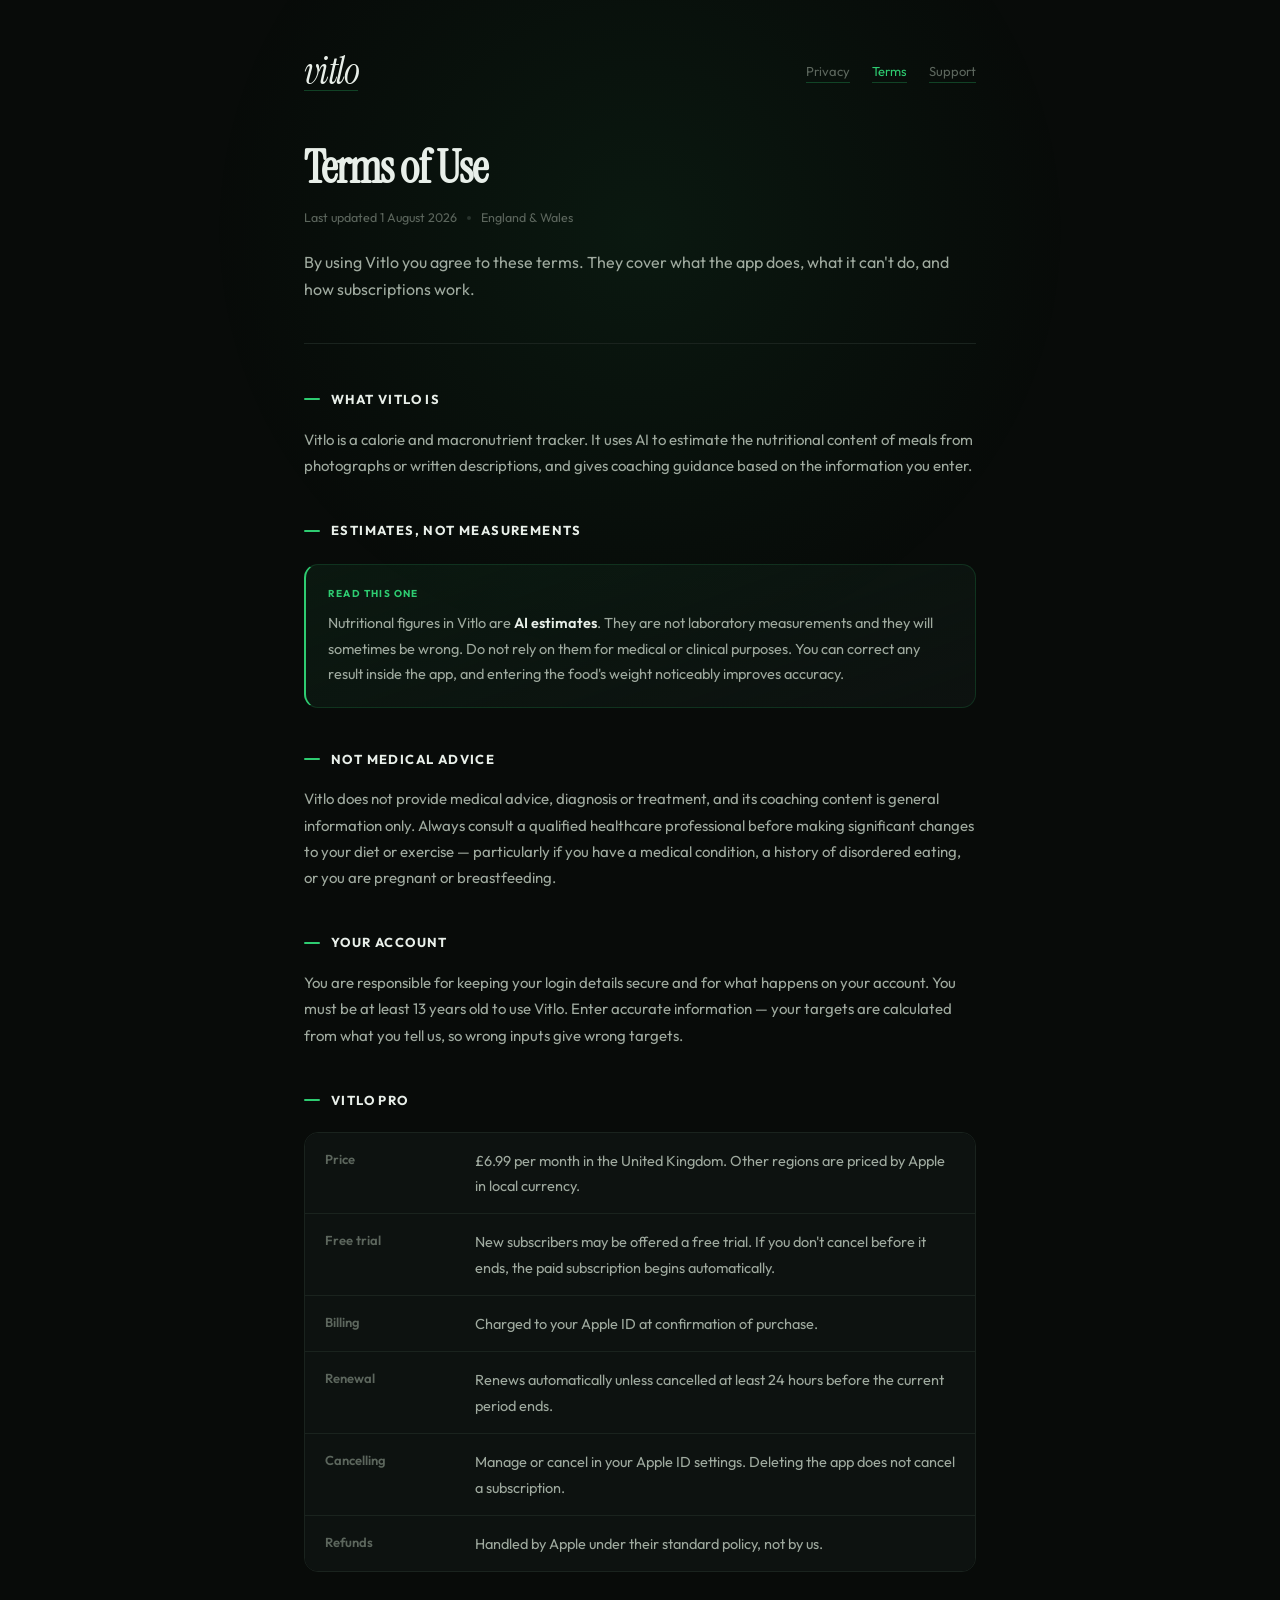
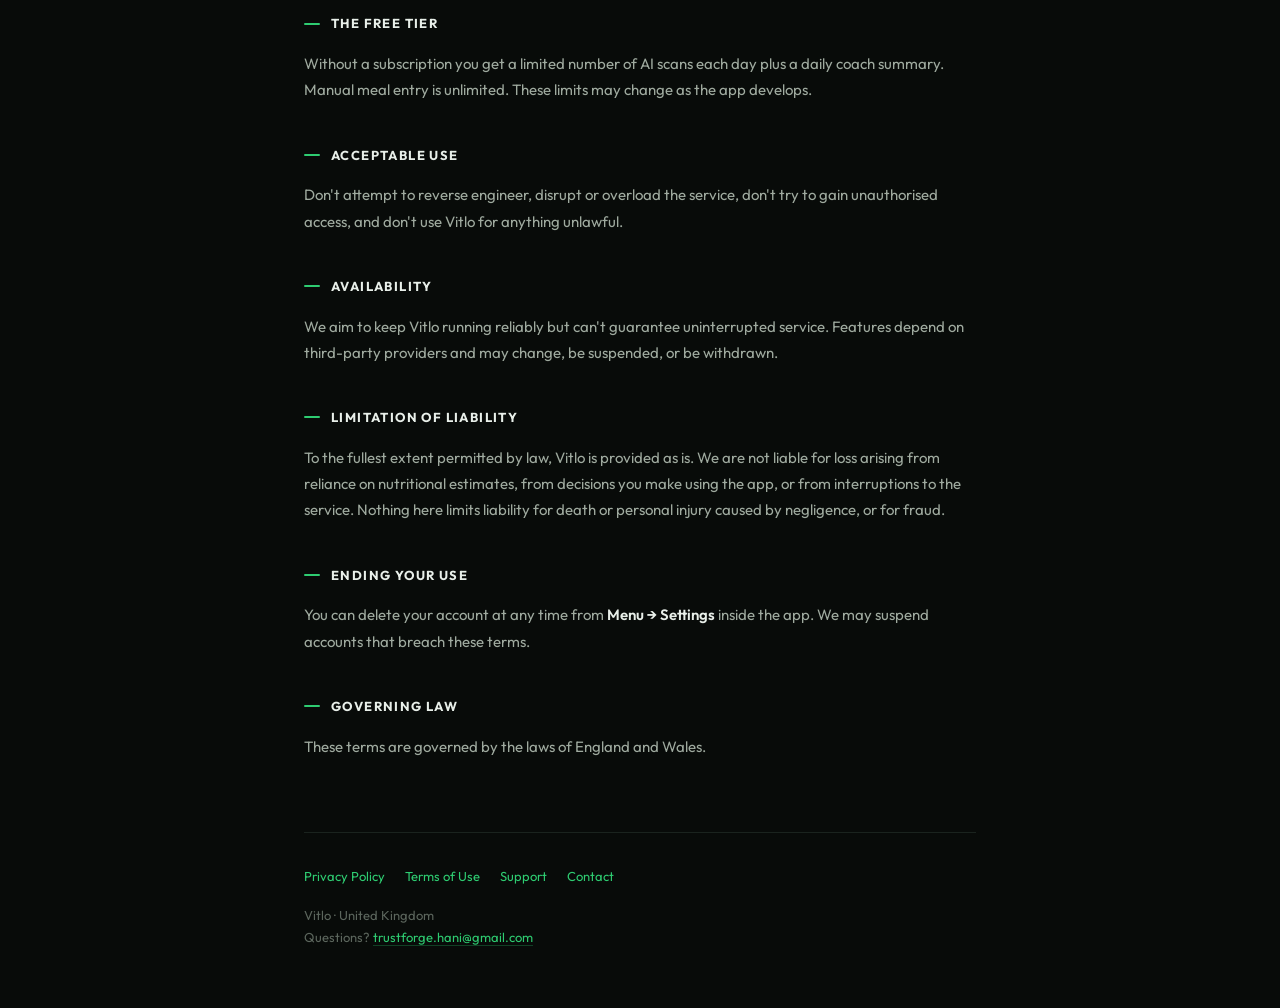
<file: terms.html>
<!DOCTYPE html><html lang="en-GB"><head>
<meta charset="UTF-8">
<meta name="viewport" content="width=device-width,initial-scale=1">
<meta name="theme-color" content="#080b09">
<link rel="preconnect" href="https://fonts.googleapis.com">
<link rel="preconnect" href="https://fonts.gstatic.com" crossorigin>
<link href="https://fonts.googleapis.com/css2?family=Outfit:wght@400;500;600;700&family=Instrument+Serif:ital@0;1&display=swap" rel="stylesheet">
<link rel="stylesheet" href="_style.css">
<title>Terms of Use &mdash; Vitlo</title></head><body><div class="wrap">
<header><div class="brand"><a href="https://getvitlo.github.io/Vitlo/" class="logo">vitlo</a><nav><a href="privacy.html">Privacy</a><a href="terms.html" aria-current="page">Terms</a><a href="support.html">Support</a></nav></div></header>
<div class="title">
  <h1>Terms of Use</h1>
  <div class="meta"><span>Last updated 1 August 2026</span><span class="dot"></span><span>England &amp; Wales</span></div>
  <p class="lede">By using Vitlo you agree to these terms. They cover what the app does, what it can't do, and how subscriptions work.</p>
</div>

<section><h2>What Vitlo is</h2>
<p>Vitlo is a calorie and macronutrient tracker. It uses AI to estimate the nutritional content of meals from photographs or written descriptions, and gives coaching guidance based on the information you enter.</p></section>

<section><h2>Estimates, not measurements</h2>
<div class="note"><div class="note-l">READ THIS ONE</div>
<p>Nutritional figures in Vitlo are <strong>AI estimates</strong>. They are not laboratory measurements and they will sometimes be wrong. Do not rely on them for medical or clinical purposes. You can correct any result inside the app, and entering the food's weight noticeably improves accuracy.</p></div></section>

<section><h2>Not medical advice</h2>
<p>Vitlo does not provide medical advice, diagnosis or treatment, and its coaching content is general information only. Always consult a qualified healthcare professional before making significant changes to your diet or exercise &mdash; particularly if you have a medical condition, a history of disordered eating, or you are pregnant or breastfeeding.</p></section>

<section><h2>Your account</h2>
<p>You are responsible for keeping your login details secure and for what happens on your account. You must be at least 13 years old to use Vitlo. Enter accurate information &mdash; your targets are calculated from what you tell us, so wrong inputs give wrong targets.</p></section>

<section><h2>Vitlo Pro</h2>
<div class="rows">
<div class="row"><div class="row-k">Price</div><div class="row-v">&pound;6.99 per month in the United Kingdom. Other regions are priced by Apple in local currency.</div></div>
<div class="row"><div class="row-k">Free trial</div><div class="row-v">New subscribers may be offered a free trial. If you don't cancel before it ends, the paid subscription begins automatically.</div></div>
<div class="row"><div class="row-k">Billing</div><div class="row-v">Charged to your Apple ID at confirmation of purchase.</div></div>
<div class="row"><div class="row-k">Renewal</div><div class="row-v">Renews automatically unless cancelled at least 24 hours before the current period ends.</div></div>
<div class="row"><div class="row-k">Cancelling</div><div class="row-v">Manage or cancel in your Apple ID settings. Deleting the app does not cancel a subscription.</div></div>
<div class="row"><div class="row-k">Refunds</div><div class="row-v">Handled by Apple under their standard policy, not by us.</div></div>
</div></section>

<section><h2>The free tier</h2>
<p>Without a subscription you get a limited number of AI scans each day plus a daily coach summary. Manual meal entry is unlimited. These limits may change as the app develops.</p></section>

<section><h2>Acceptable use</h2>
<p>Don't attempt to reverse engineer, disrupt or overload the service, don't try to gain unauthorised access, and don't use Vitlo for anything unlawful.</p></section>

<section><h2>Availability</h2>
<p>We aim to keep Vitlo running reliably but can't guarantee uninterrupted service. Features depend on third-party providers and may change, be suspended, or be withdrawn.</p></section>

<section><h2>Limitation of liability</h2>
<p>To the fullest extent permitted by law, Vitlo is provided as is. We are not liable for loss arising from reliance on nutritional estimates, from decisions you make using the app, or from interruptions to the service. Nothing here limits liability for death or personal injury caused by negligence, or for fraud.</p></section>

<section><h2>Ending your use</h2>
<p>You can delete your account at any time from <strong>Menu &rarr; Settings</strong> inside the app. We may suspend accounts that breach these terms.</p></section>

<section><h2>Governing law</h2>
<p>These terms are governed by the laws of England and Wales.</p></section>
<footer><div class="f-links"><a href="privacy.html">Privacy Policy</a><a href="terms.html">Terms of Use</a><a href="support.html">Support</a><a href="mailto:trustforge.hani@gmail.com">Contact</a></div><div class="f-meta">Vitlo &middot; United Kingdom<br>Questions? <a href="mailto:trustforge.hani@gmail.com">trustforge.hani@gmail.com</a></div></footer></div></body></html>
</file>
<file: _style.css>
:root{
  --bg:#080b09; --s1:#0d1210; --s2:#131a16; --bd:#1a231e; --bd2:#28332c;
  --tx:#e8efe9; --tx2:#9faa9f; --tx3:#5c665d; --grn:#2ecc71;
}
*{margin:0;padding:0;box-sizing:border-box}
html{scroll-behavior:smooth}
body{
  font-family:'Outfit',-apple-system,BlinkMacSystemFont,'Segoe UI',system-ui,sans-serif;
  background:var(--bg); color:var(--tx2); line-height:1.75;
  -webkit-font-smoothing:antialiased; position:relative; overflow-x:hidden;
}
body::before{
  content:''; position:fixed; top:-220px; left:50%; transform:translateX(-50%);
  width:900px; height:900px; border-radius:50%;
  background:radial-gradient(circle,rgba(46,204,113,.07),transparent 68%);
  pointer-events:none; z-index:0;
}
.wrap{max-width:720px; margin:0 auto; padding:0 24px; position:relative; z-index:1}

/* header */
header{padding:52px 0 0}
.brand{display:flex; align-items:center; justify-content:space-between; gap:20px; flex-wrap:wrap}
.logo{font-family:'Instrument Serif',Georgia,serif; font-style:italic; font-size:38px; color:var(--tx); letter-spacing:-1.6px; line-height:1; text-decoration:none}
nav{display:flex; gap:22px}
nav a{color:var(--tx3); font-size:13px; text-decoration:none; transition:color .2s}
nav a:hover, nav a[aria-current]{color:var(--grn)}

/* title block */
.title{padding:52px 0 40px; border-bottom:1px solid var(--bd); margin-bottom:44px}
h1{font-family:'Instrument Serif',Georgia,serif; color:var(--tx); font-size:46px; line-height:1.08; letter-spacing:-1.2px; margin-bottom:14px}
.meta{display:flex; align-items:center; gap:10px; color:var(--tx3); font-size:12.5px}
.dot{width:4px; height:4px; border-radius:2px; background:var(--bd2)}
.lede{color:var(--tx2); font-size:16px; margin-top:20px; line-height:1.7}

/* content */
section{margin-bottom:40px; scroll-margin-top:24px}
h2{
  color:var(--tx); font-size:13px; font-weight:700; letter-spacing:1.4px;
  text-transform:uppercase; margin-bottom:16px; display:flex; align-items:center; gap:11px;
}
h2::before{content:''; width:16px; height:2px; background:var(--grn); border-radius:1px; flex-shrink:0}
h3{color:var(--tx); font-size:15.5px; font-weight:600; margin:24px 0 8px; letter-spacing:-.2px}
p{margin-bottom:15px; font-size:15px}
p:last-child{margin-bottom:0}
strong{color:var(--tx); font-weight:600}
a{color:var(--grn); text-decoration:none; border-bottom:1px solid rgba(46,204,113,.28); transition:border-color .2s}
a:hover{border-color:var(--grn)}

ul{list-style:none; margin:0 0 18px}
li{position:relative; padding-left:22px; margin-bottom:11px; font-size:15px}
li::before{content:''; position:absolute; left:4px; top:11px; width:5px; height:5px; border-radius:3px; background:var(--grn); opacity:.55}

/* callout */
.note{
  background:linear-gradient(160deg,rgba(46,204,113,.07),var(--s1));
  border:1px solid rgba(46,204,113,.16); border-left:2px solid var(--grn);
  border-radius:14px; padding:20px 22px; margin:22px 0;
}
.note p{margin:0; font-size:14.5px}
.note-l{font-size:10px; font-weight:700; letter-spacing:1.2px; color:var(--grn); margin-bottom:8px}

/* key-value rows */
.rows{border:1px solid var(--bd); border-radius:14px; overflow:hidden; margin:20px 0}
.row{display:flex; gap:18px; padding:15px 20px; background:var(--s1)}
.row+.row{border-top:1px solid var(--bd)}
.row-k{flex:0 0 132px; color:var(--tx3); font-size:13px; font-weight:600}
.row-v{flex:1; font-size:14.5px}

/* footer */
footer{margin-top:72px; padding:32px 0 60px; border-top:1px solid var(--bd); color:var(--tx3); font-size:13px}
.f-links{display:flex; gap:20px; margin-bottom:16px; flex-wrap:wrap}
.f-links a{border:none}
.f-meta{line-height:1.7}

@media(max-width:560px){
  h1{font-size:34px}
  .row{flex-direction:column; gap:4px}
  .row-k{flex:none}
  header{padding-top:36px}
  .title{padding:36px 0 30px; margin-bottom:34px}
}
</file>
